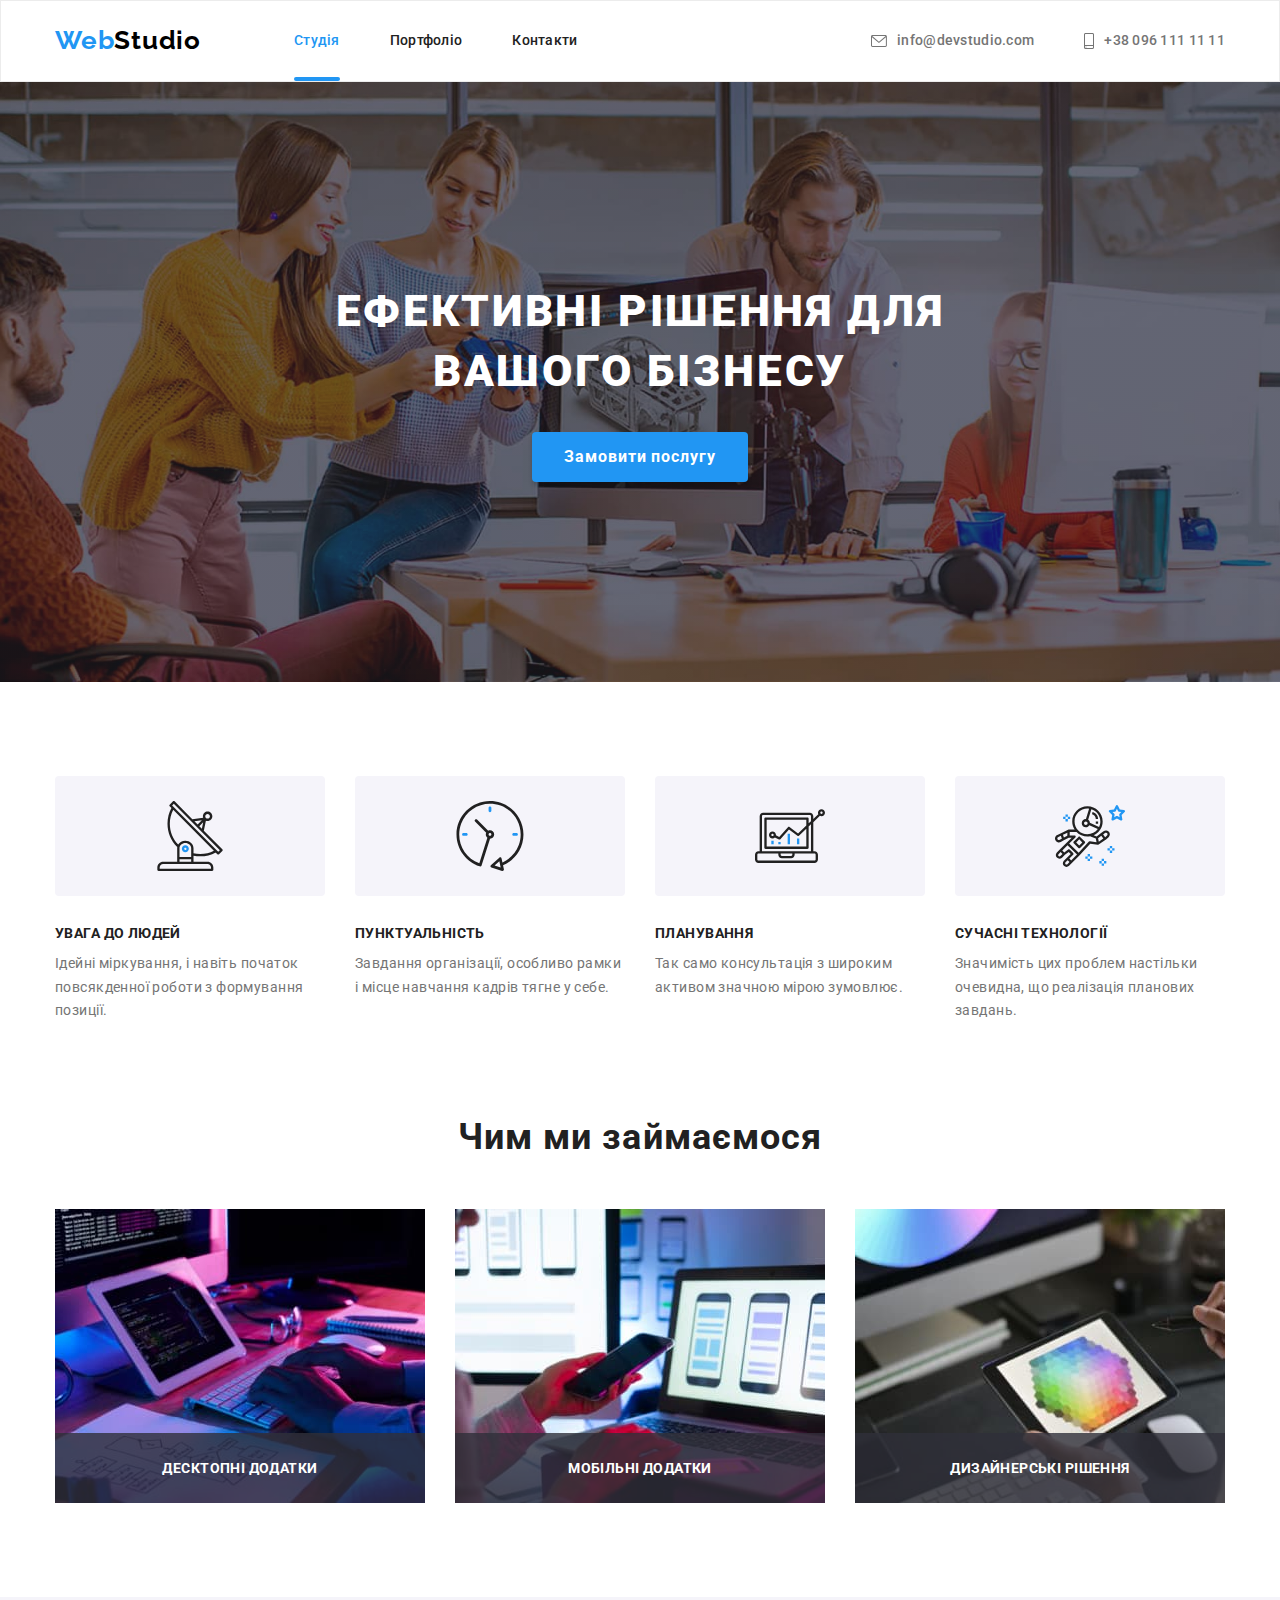
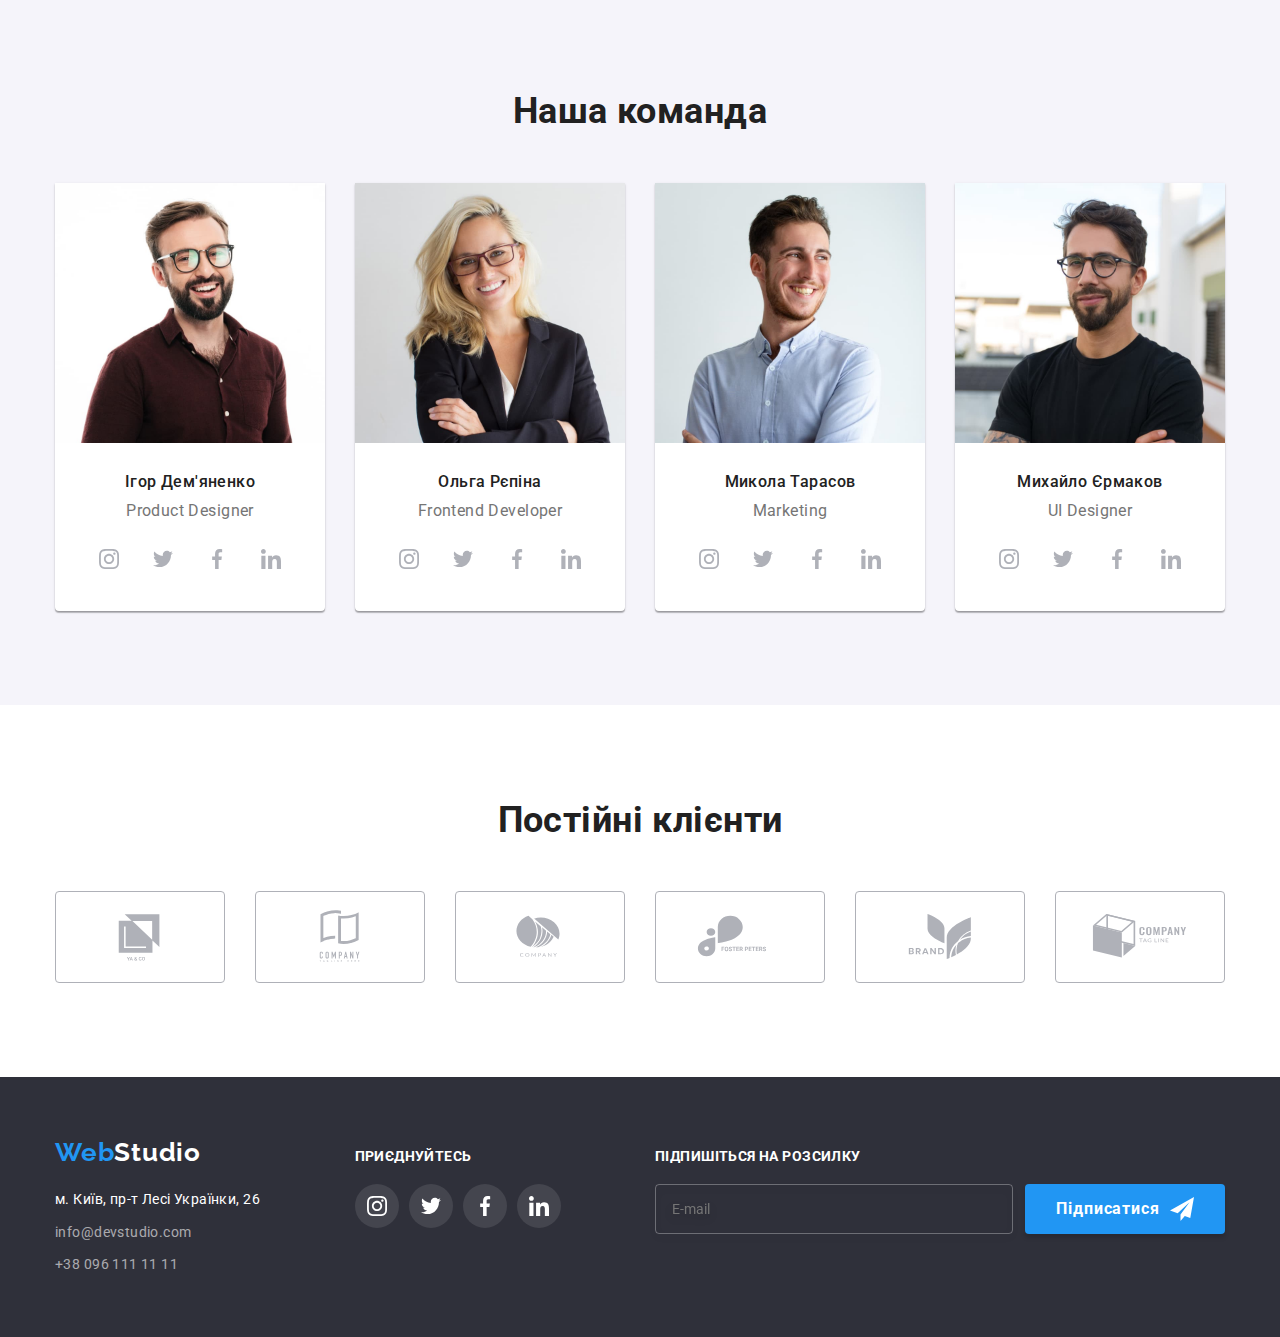
<file: index.html>
<!DOCTYPE html>
<html lang="uk">
  <head>
    <meta charset="UTF-8" />
    <meta http-equiv="X-UA-Compatible" content="IE=edge" />
    <meta name="viewport" content="width=device-width, initial-scale=1.0" />
    <title>WebStudio</title>
    <link rel="preconnect" href="https://fonts.googleapis.com" />
    <link rel="preconnect" href="https://fonts.gstatic.com" crossorigin />
    <link
      href="https://fonts.googleapis.com/css2?family=Raleway:wght@700&family=Roboto:wght@400;500;700;900&display=swap"
      rel="stylesheet"
    />
    <link
      rel="stylesheet"
      href="https://cdnjs.cloudflare.com/ajax/libs/modern-normalize/1.1.0/modern-normalize.css"
    />
    <link rel="stylesheet" href="./styles/styles.css" />
  </head>

  <body>
    <!-- <page header> -->
    <header class="page-header">
      <!-- <logo and link> -->
      <div class="container main-nav">
        <nav class="nav-link main-nav">
          <a class="header-logo link" href="./index.html"
            >Web<span class="header-logo-studio">Studio</span></a
          >
          <ul class="link-list list">
            <li class="link-item">
              <a class="active-link link-page link" href="./index.html"
                >Студія</a
              >
            </li>
            <li class="link-item">
              <a class="link-page link" href="./portfolio.html">Портфоліо</a>
            </li>
            <li class="link-item">
              <a class="link-page link" href="#">Контакти</a>
            </li>
          </ul>
        </nav>

        <!-- <contacts> -->
        <div class="header-contacts">
          <ul class="contacts list">
            <li class="link-item">
              <a
                href="mailto:info@devstudio.com"
                class="mail contacts-link link"
              >
                <svg class="contacts-icon" width="16" height="12">
                  <use href="./images/icons.svg#icon-envelope"></use></svg
                >info@devstudio.com</a
              >
            </li>
            <li class="link-item">
              <a href="tel:+380961111111" class="tel contacts-link link">
                <svg class="contacts-icon" width="10" height="16">
                  <use href="./images/icons.svg#icon-smartphone"></use></svg
                >+38 096 111 11 11</a
              >
            </li>
          </ul>
        </div>
      </div>
    </header>

    <!-- <main content> -->
    <main>
      <!-- <order> -->
      <section class="order section">
        <div class="container">
          <h1 class="order-text">
            Ефективні рішення для<br />
            вашого бізнесу
          </h1>
          <button class="order-button" type="button" data-modal-open>
            Замовити послугу
          </button>
        </div>
      </section>

      <div class="backdrop is-hidden" data-modal>
        <div class="modal">
          <div class="close-sing" data-modal-close>
            <svg class="close-icon" width="18" height="18">
              <use href="./images/icons.svg#icon-close"></use>
            </svg>
          </div>
          <p class="form-title">Залиште свої дані, ми вам передзвонимо</p>
          <form name="form-order" class="modal-form">
            <div class="input-line">
              <label for="user-name" class="modal-label">Ім’я</label>
              <div class="input-wrapper">
                <input
                  name="user-name"
                  id="user-name"
                  type="text"
                  class="modal-input"
                  required
                />
                <svg class="input-icon" width="18" height="18">
                  <use href="./images/icons.svg#icon-person"></use>
                </svg>
              </div>
            </div>
            <div class="input-line">
              <label for="user-tel" class="modal-label">Телефон</label>
              <div class="input-wrapper">
                <input
                  name="user-tel"
                  id="user-tel"
                  type="tel"
                  class="modal-input"
                  required
                />
                <svg class="input-icon" width="18" height="18">
                  <use href="./images/icons.svg#icon-phone"></use>
                </svg>
              </div>
            </div>
            <div class="input-line">
              <label for="user-mail" class="modal-label">Пошта</label>
              <div class="input-wrapper">
                <input
                  name="user-mail"
                  id="user-mail"
                  type="email"
                  class="modal-input"
                  required
                />
                <svg class="input-icon" width="18" height="18">
                  <use href="./images/icons.svg#icon-email"></use>
                </svg>
              </div>
            </div>
            <div class="input-line">
              <label for="user-text" class="modal-label">Коментар</label>
              <div class="input-wrapper">
                <textarea
                  name="user-text"
                  id="user-text"
                  cols="30"
                  rows="10"
                  placeholder="Введіть текст"
                  class="modal-textarea"
                ></textarea>
              </div>
            </div>

            <div class="input-line check-line">
              <input
                id="checkbox-agree"
                value="agree"
                name="checkbox-agree"
                type="checkbox"
                class="visually-hidden"
              />
              <label for="checkbox-agree" class="checkbox-agree">
                <span class="icon-wrapper">
                  <svg class="icon-agree" width="11" height="8">
                    <use href="./images/icons.svg#icon-check"></use>
                  </svg>
                </span>
                Погоджуюся з розсилкою та приймаю
                <a href="#" class="check-link">Умови договору</a>
              </label>
            </div>
            <div class="btn-send">
              <button class="button" type="submit">Відправити</button>
            </div>
          </form>
        </div>
      </div>

      <!-- <description> -->
      <section class="skills section">
        <div class="container">
          <h2 class="visually-hidden">Навички та вміння</h2>
          <ul class="skills-list list">
            <li class="item">
              <div class="social-link">
                <svg width="70" height="70">
                  <use href="./images/icons.svg#icon-antenna"></use>
                </svg>
              </div>
              <h3 class="skills-name">Увага до людей</h3>
              <p class="skills-text">
                Ідейні міркування, і навіть початок повсякденної роботи з
                формування позиції.
              </p>
            </li>
            <li class="item">
              <div class="social-link">
                <svg width="70" height="70">
                  <use href="./images/icons.svg#icon-clock-1"></use>
                </svg>
              </div>
              <h3 class="skills-name">Пунктуальність</h3>
              <p class="skills-text">
                Завдання організації, особливо рамки і місце навчання кадрів
                тягне у себе.
              </p>
            </li>
            <li class="item">
              <div class="social-link">
                <svg width="70" height="70">
                  <use href="./images/icons.svg#icon-diagram"></use>
                </svg>
              </div>
              <h3 class="skills-name">Планування</h3>
              <p class="skills-text">
                Так само консультація з широким активом значною мірою зумовлює.
              </p>
            </li>
            <li class="item">
              <div class="social-link">
                <svg width="70" height="70">
                  <use href="./images/icons.svg#icon-astronaut"></use>
                </svg>
              </div>
              <h3 class="skills-name">Сучасні технології</h3>
              <p class="skills-text">
                Значимість цих проблем настільки очевидна, що реалізація
                планових завдань.
              </p>
            </li>
          </ul>
        </div>
      </section>

      <!-- <what do we do> -->
      <section class="work">
        <div class="container">
          <h2 class="work-title">Чим ми займаємося</h2>
          <ul class="work-type list">
            <li class="work-img">
              <img
                src="./images/img1.jpg"
                alt="типи робіт"
                width="370"
                height="294"
              />
              <p class="work-description">Десктопні додатки</p>
            </li>
            <li class="work-img">
              <img
                src="./images/img2.jpg"
                alt="типи робіт"
                width="370"
                height="294"
              />
              <p class="work-description">Мобільні додатки</p>
            </li>
            <li class="work-img">
              <img
                src="./images/img3.jpg"
                alt="типи робіт"
                width="370"
                height="294"
              />
              <p class="work-description">Дизайнерські рішення</p>
            </li>
          </ul>
        </div>
      </section>

      <!-- <team members> -->
      <section class="teams section">
        <div class="container">
          <h2 class="teams-name">Наша команда</h2>
          <ul class="teams-list list">
            <li class="teams-members">
              <img
                src="./images/productdesigner.jpg"
                alt="Product Designer"
                width="270"
                height="260"
              />
              <div class="teams-content">
                <h3 class="name-members">Ігор Дем'яненко</h3>
                <p class="position-members">Product Designer</p>
                <ul class="social-icons list">
                  <li class="social-item">
                    <a href="" class="social-link link">
                      <svg class="social-icon" width="20" height="20">
                        <use href="./images/icons.svg#icon-instagram"></use>
                      </svg>
                    </a>
                  </li>
                  <li class="social-item">
                    <a href="" class="social-link link">
                      <svg class="social-icon" width="20" height="20">
                        <use href="./images/icons.svg#icon-twitter"></use>
                      </svg>
                    </a>
                  </li>
                  <li class="social-item">
                    <a href="" class="social-link link">
                      <svg class="social-icon" width="20" height="20">
                        <use href="./images/icons.svg#icon-facebook"></use>
                      </svg>
                    </a>
                  </li>
                  <li class="social-item">
                    <a href="" class="social-link link">
                      <svg class="social-icon" width="20" height="20">
                        <use href="./images/icons.svg#icon-linkedin"></use>
                      </svg>
                    </a>
                  </li>
                </ul>
              </div>
            </li>

            <li class="teams-members">
              <img
                src="./images/frontenddeveloper.jpg"
                alt="Frontend Developer"
                width="270"
                height="260"
              />
              <div class="teams-content">
                <h3 class="name-members">Ольга Рєпіна</h3>
                <p class="position-members">Frontend Developer</p>
                <ul class="social-icons list">
                  <li class="social-item">
                    <a href="" class="social-link link">
                      <svg class="social-icon" width="20" height="20">
                        <use href="./images/icons.svg#icon-instagram"></use>
                      </svg>
                    </a>
                  </li>
                  <li class="social-item">
                    <a href="" class="social-link link">
                      <svg class="social-icon" width="20" height="20">
                        <use href="./images/icons.svg#icon-twitter"></use>
                      </svg>
                    </a>
                  </li>
                  <li class="social-item">
                    <a href="" class="social-link link">
                      <svg class="social-icon" width="20" height="20">
                        <use href="./images/icons.svg#icon-facebook"></use>
                      </svg>
                    </a>
                  </li>
                  <li class="social-item">
                    <a href="" class="social-link link">
                      <svg class="social-icon" width="20" height="20">
                        <use href="./images/icons.svg#icon-linkedin"></use>
                      </svg>
                    </a>
                  </li>
                </ul>
              </div>
            </li>

            <li class="teams-members">
              <img
                src="./images/marketing.jpg"
                alt="Marketing"
                width="270"
                height="260"
              />
              <div class="teams-content">
                <h3 class="name-members">Микола Тарасов</h3>
                <p class="position-members">Marketing</p>
                <ul class="social-icons list">
                  <li class="social-item">
                    <a href="" class="social-link link">
                      <svg class="social-icon" width="20" height="20">
                        <use href="./images/icons.svg#icon-instagram"></use>
                      </svg>
                    </a>
                  </li>
                  <li class="social-item">
                    <a href="" class="social-link link">
                      <svg class="social-icon" width="20" height="20">
                        <use href="./images/icons.svg#icon-twitter"></use>
                      </svg>
                    </a>
                  </li>
                  <li class="social-item">
                    <a href="" class="social-link link">
                      <svg class="social-icon" width="20" height="20">
                        <use href="./images/icons.svg#icon-facebook"></use>
                      </svg>
                    </a>
                  </li>
                  <li class="social-item">
                    <a href="" class="social-link link">
                      <svg class="social-icon" width="20" height="20">
                        <use href="./images/icons.svg#icon-linkedin"></use>
                      </svg>
                    </a>
                  </li>
                </ul>
              </div>
            </li>

            <li class="teams-members">
              <img
                src="./images/designer.jpg"
                alt="UI Designer"
                width="270"
                height="260"
              />
              <div class="teams-content">
                <h3 class="name-members">Михайло Єрмаков</h3>
                <p class="position-members">UI Designer</p>
                <ul class="social-icons list">
                  <li class="social-item">
                    <a href="" class="social-link link">
                      <svg class="social-icon" width="20" height="20">
                        <use href="./images/icons.svg#icon-instagram"></use>
                      </svg>
                    </a>
                  </li>
                  <li class="social-item">
                    <a href="" class="social-link link">
                      <svg class="social-icon" width="20" height="20">
                        <use href="./images/icons.svg#icon-twitter"></use>
                      </svg>
                    </a>
                  </li>
                  <li class="social-item">
                    <a href="" class="social-link link">
                      <svg class="social-icon" width="20" height="20">
                        <use href="./images/icons.svg#icon-facebook"></use>
                      </svg>
                    </a>
                  </li>
                  <li class="social-item">
                    <a href="" class="social-link link">
                      <svg class="social-icon" width="20" height="20">
                        <use href="./images/icons.svg#icon-linkedin"></use>
                      </svg>
                    </a>
                  </li>
                </ul>
              </div>
            </li>
          </ul>
        </div>
      </section>

      <section class="clients section">
        <div class="container">
          <h2 class="clients-title">Постійні клієнти</h2>
          <ul class="clients-icons list">
            <li class="clients-item">
              <a href="" class="clients-link link">
                <svg class="clients-icon" width="106" height="60">
                  <use href="./images/icons.svg#icon-companyone"></use>
                </svg>
              </a>
            </li>
            <li class="clients-item">
              <a href="" class="clients-link link">
                <svg class="clients-icon" width="106" height="60">
                  <use href="./images/icons.svg#icon-companytwo"></use>
                </svg>
              </a>
            </li>
            <li class="clients-item">
              <a href="" class="clients-link link">
                <svg class="clients-icon" width="106" height="60">
                  <use href="./images/icons.svg#icon-companythree"></use>
                </svg>
              </a>
            </li>
            <li class="clients-item">
              <a href="" class="clients-link link">
                <svg class="clients-icon" width="106" height="60">
                  <use href="./images/icons.svg#icon-companyfour"></use>
                </svg>
              </a>
            </li>
            <li class="clients-item">
              <a href="" class="clients-link link">
                <svg class="clients-icon" width="106" height="60">
                  <use href="./images/icons.svg#icon-companyfive"></use>
                </svg>
              </a>
            </li>
            <li class="clients-item">
              <a href="" class="clients-link link">
                <svg class="clients-icon" width="106" height="60">
                  <use href="./images/icons.svg#icon-companysix"></use>
                </svg>
              </a>
            </li>
          </ul>
        </div>
      </section>
    </main>

    <!-- <page footer> -->
    <footer class="footer">
      <div class="container address-join">
        <div>
          <a class="footer-logo link" href="index.html"
            >Web<span class="footer-logo-studio">Studio</span></a
          >
          <address>
            <ul class="adress list">
              <li class="item">
                <a href="#" class="adress-name link"
                  >м. Київ, пр-т Лесі Українки, 26</a
                >
              </li>
              <li class="item">
                <a href="info@devstudio.com" class="footer-mail link"
                  >info@devstudio.com</a
                >
              </li>
              <li class="item">
                <a href="+380961111111" class="footer-tel link"
                  >+38 096 111 11 11</a
                >
              </li>
            </ul>
          </address>
        </div>
        <div class="join">
          <p class="join-title">Приєднуйтесь</p>
          <ul class="join-icons list">
            <li class="social-item">
              <a href="" class="social-link link">
                <svg class="social-icon" width="20" height="20">
                  <use href="./images/icons.svg#icon-instagram"></use>
                </svg>
              </a>
            </li>
            <li class="social-item">
              <a href="" class="social-link link">
                <svg class="social-icon" width="20" height="20">
                  <use href="./images/icons.svg#icon-twitter"></use>
                </svg>
              </a>
            </li>
            <li class="social-item">
              <a href="" class="social-link link">
                <svg class="social-icon" width="20" height="20">
                  <use href="./images/icons.svg#icon-facebook"></use>
                </svg>
              </a>
            </li>
            <li class="social-item">
              <a href="" class="social-link link">
                <svg class="social-icon" width="20" height="20">
                  <use href="./images/icons.svg#icon-linkedin"></use>
                </svg>
              </a>
            </li>
          </ul>
        </div>

        <div>
          <p class="subscribe">Підпишіться на розсилку</p>
          <form action="#" name="form-footer" class="form-footer">
            <input 
            name="user-mail"
            aria-label="Email"
            type="email"
            class="footer-input"
            required
            placeholder="E-mail"                       
            >
            <button class="button" type="submit">
              Підписатися
              <svg class="icon-send" width="24" height="24">
                <use href="./images/icons.svg#icon-send"></use>
              </svg>
            </button>
          </form>
        </div>
      </div>
    </footer>

    <script src="./js/modal.js"></script>
  </body>
</html>
</file>
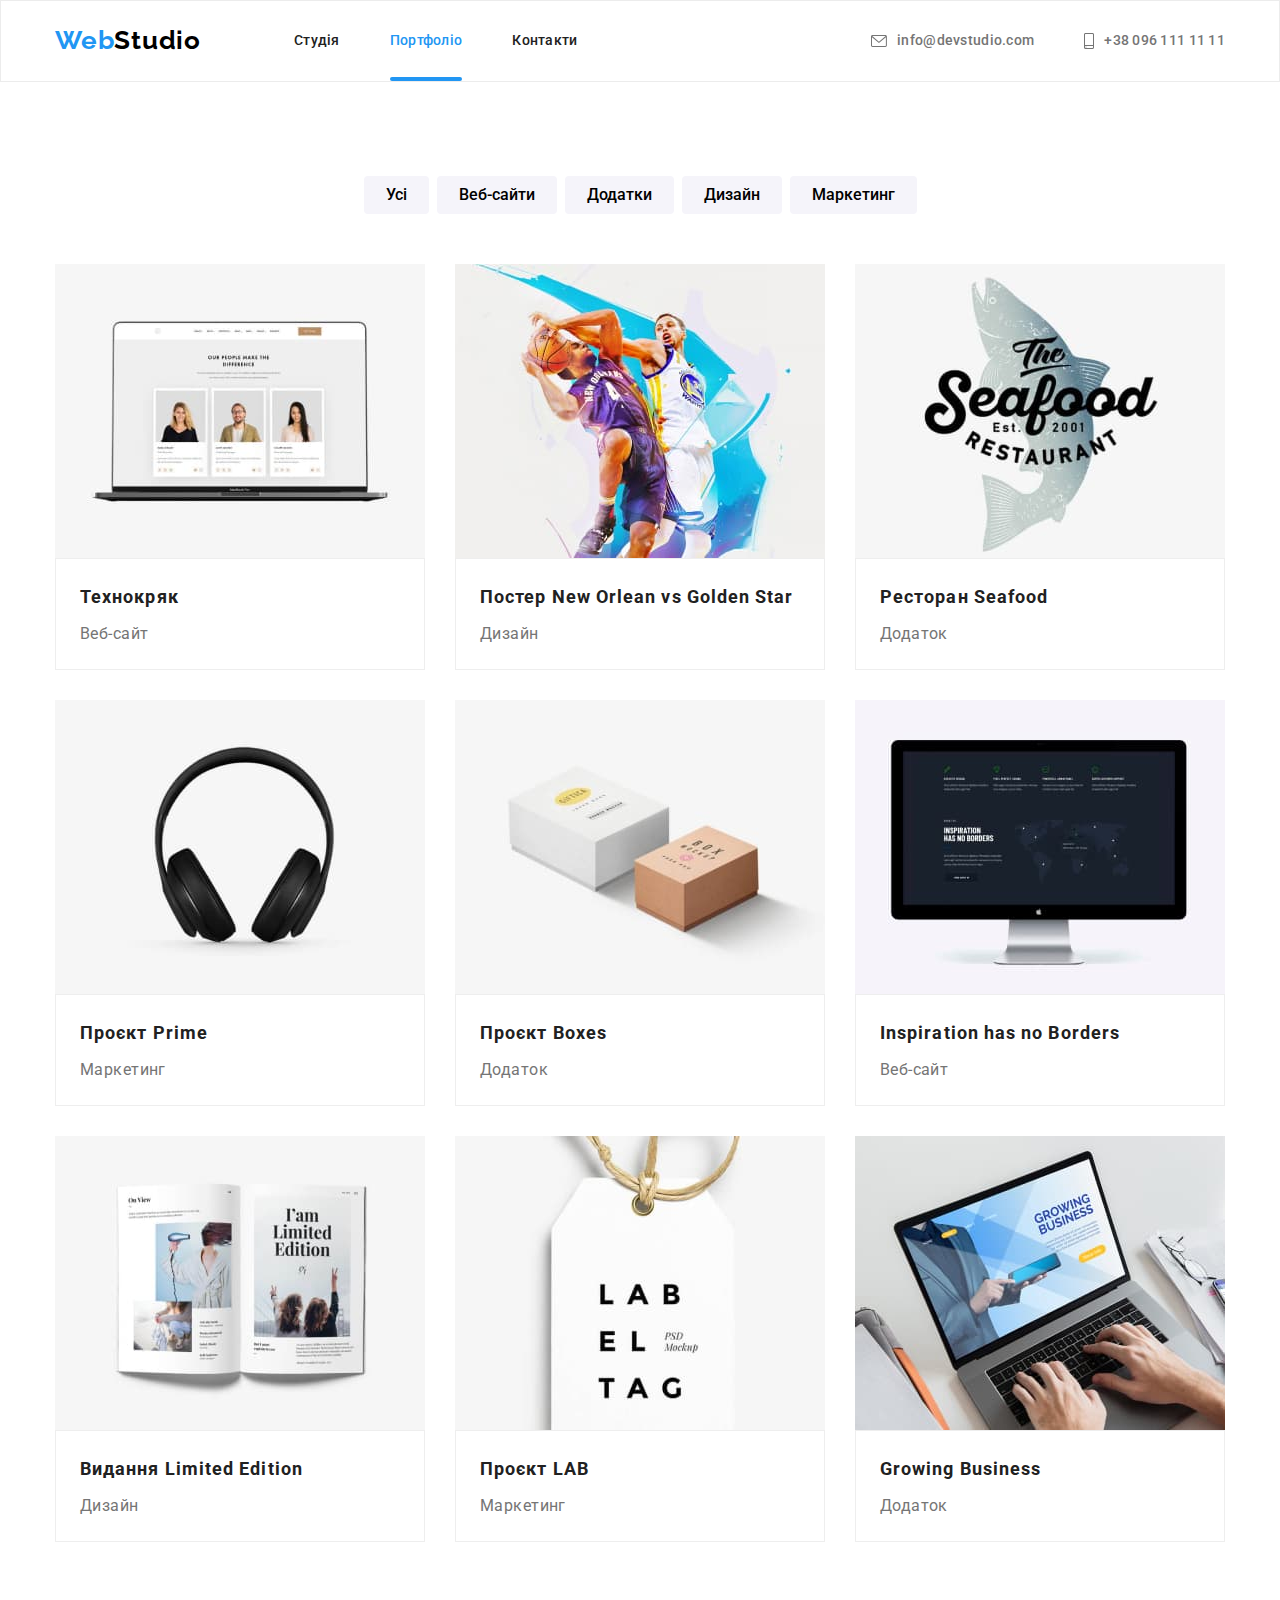
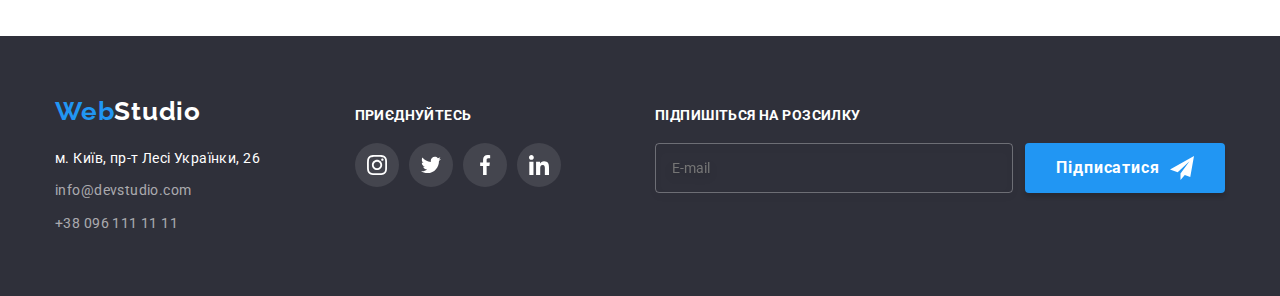
<file: portfolio.html>
<!DOCTYPE html>
<html lang="uk">
  <head>
    <meta charset="UTF-8" />
    <meta http-equiv="X-UA-Compatible" content="IE=edge" />
    <meta name="viewport" content="width=device-width, initial-scale=1.0" />
    <title>Portfolio</title>
    <link rel="preconnect" href="https://fonts.googleapis.com" />
    <link rel="preconnect" href="https://fonts.gstatic.com" crossorigin />
    <link
      href="https://fonts.googleapis.com/css2?family=Raleway:wght@700&family=Roboto:wght@400;500;700;900&display=swap"
      rel="stylesheet"
    />
    <link
      rel="stylesheet"
      href="https://cdnjs.cloudflare.com/ajax/libs/modern-normalize/1.1.0/modern-normalize.css"
    />
    <link rel="stylesheet" href="./styles/styles.css" />
  </head>

  <body>
    <!-- <page header> -->
    <header class="page-header">
      <!-- <logo and link> -->
      <div class="container main-nav">
        <nav class="nav-link main-nav">
          <a class="header-logo link" href="./index.html"
            >Web<span class="header-logo-studio">Studio</span></a
          >
          <ul class="link-list list">
            <li class="link-item">
              <a class="link-page link" href="./index.html">Студія</a>
            </li>
            <li class="link-item">
              <a class="active-link link-page link" href="./portfolio.html"
                >Портфоліо</a
              >
            </li>
            <li class="link-item">
              <a class="link-page link" href="#">Контакти</a>
            </li>
          </ul>
        </nav>

        <!-- <contacts> -->
        <div class="header-contacts">
          <ul class="contacts list">
            <li class="link-item">
              <a
                href="mailto:info@devstudio.com"
                class="mail contacts-link link"
              >
                <svg class="contacts-icon" width="16" height="12">
                  <use href="./images/icons.svg#icon-envelope"></use></svg
                >info@devstudio.com</a
              >
            </li>
            <li class="link-item">
              <a href="tel:+380961111111" class="tel contacts-link link">
                <svg class="contacts-icon" width="10" height="16">
                  <use href="./images/icons.svg#icon-smartphone"></use></svg
                >+38 096 111 11 11</a
              >
            </li>
          </ul>
        </div>
      </div>
    </header>

    <!-- <main content> -->
    <main>
      <section class="portfolio section">
        <div class="container">
          <h1 class="visually-hidden">Портфоліо</h1>
          <ul class="applications list">
            <li class="btn">
              <button class="applications-button" type="button">Усі</button>
            </li>
            <li class="btn">
              <button class="applications-button" type="button">
                Веб-сайти
              </button>
            </li>
            <li class="btn">
              <button class="applications-button" type="button">Додатки</button>
            </li>
            <li class="btn">
              <button class="applications-button" type="button">Дизайн</button>
            </li>
            <li class="btn">
              <button class="applications-button" type="button">
                Маркетинг
              </button>
            </li>
          </ul>

          <ul class="about list">
            <li class="item">
              <a class="item-link link" href="#">
                <div class="img-wrapper">
                <img
                  src="./images/img4.jpg"
                  alt="Технокряк"
                  width="370"
                  height="294"
                />
                <div class="item-description">
                    Ресурс пропонує комплексні пропозиції з різним рівнем функціоналу та сервісів. Все це дозволить відвідувачу отримати вичерпні відомості про компанію чи приватну особу.
                </div>
            </div>
                <div class="item-content">
                  <h2 class="about-description">Технокряк</h2>
                  <p class="subdivision">Веб-сайт</p>
                </div>
              </a>
            </li>
            <li class="item">
              <a class="item-link link" href="#">
                <div class="img-wrapper">
                <img
                  src="./images/img5.jpg"
                  alt="Постер New Orlean vs Golden Star"
                  width="370"
                  height="294"
                />
                <div class="item-description">
                    Ресурс пропонує комплексні пропозиції з різним рівнем функціоналу та сервісів. Все це дозволить відвідувачу отримати вичерпні відомості про компанію чи приватну особу.
                </div>
            </div>            
                <div class="item-content">
                  <h2 class="about-description">
                    Постер New Orlean vs Golden Star
                  </h2>
                  <p class="subdivision">Дизайн</p>
                </div>
              </a>
            </li>
            <li class="item">
              <a class="item-link link" href="#">
                <div class="img-wrapper">
                <img
                  src="./images/img6.jpg"
                  alt="Ресторан Seafood"
                  width="370"
                  height="294"
                />
                <div class="item-description">
                    Ресурс пропонує комплексні пропозиції з різним рівнем функціоналу та сервісів. Все це дозволить відвідувачу отримати вичерпні відомості про компанію чи приватну особу.
                </div>
            </div>
                <div class="item-content">
                  <h2 class="about-description">Ресторан Seafood</h2>
                  <p class="subdivision">Додаток</p>
                </div>
              </a>
            </li>
            <li class="item">
              <a class="item-link link" href="#">
                <div class="img-wrapper">
                <img
                  src="./images/img7.jpg"
                  alt="Проєкт Prime"
                  width="370"
                  height="294"
                />
                <div class="item-description">
                    Ресурс пропонує комплексні пропозиції з різним рівнем функціоналу та сервісів. Все це дозволить відвідувачу отримати вичерпні відомості про компанію чи приватну особу.
                </div>
            </div>
                <div class="item-content">
                  <h2 class="about-description">Проєкт Prime</h2>
                  <p class="subdivision">Маркетинг</p>
                </div>
              </a>
            </li>
            <li class="item">
              <a class="item-link link" href="#">
                <div class="img-wrapper">
                <img
                  src="./images/img8.jpg"
                  alt="Проєкт Boxes"
                  width="370"
                  height="294"
                />
                <div class="item-description">
                    Ресурс пропонує комплексні пропозиції з різним рівнем функціоналу та сервісів. Все це дозволить відвідувачу отримати вичерпні відомості про компанію чи приватну особу.
                </div>
            </div>
                <div class="item-content">
                  <h2 class="about-description">Проєкт Boxes</h2>
                  <p class="subdivision">Додаток</p>
                </div>
              </a>
            </li>
            <li class="item">
              <a class="item-link link" href="#">
                <div class="img-wrapper">
                <img
                  src="./images/img9.jpg"
                  alt="Inspiration has no Borders"
                  width="370"
                  height="294"
                />
                <div class="item-description">
                    Ресурс пропонує комплексні пропозиції з різним рівнем функціоналу та сервісів. Все це дозволить відвідувачу отримати вичерпні відомості про компанію чи приватну особу.
                </div>
            </div>
                <div class="item-content">
                  <h2 class="about-description">Inspiration has no Borders</h2>
                  <p class="subdivision">Веб-сайт</p>
                </div>
              </a>
            </li>
            <li class="item">
              <a class="item-link link" href="#">
                <div class="img-wrapper">
                <img
                  src="./images/img10.jpg"
                  alt="Видання Limited Edition"
                  width="370"
                  height="294"
                />
                <div class="item-description">
                    Ресурс пропонує комплексні пропозиції з різним рівнем функціоналу та сервісів. Все це дозволить відвідувачу отримати вичерпні відомості про компанію чи приватну особу.
                </div>
            </div>
                <div class="item-content">
                  <h2 class="about-description">Видання Limited Edition</h2>
                  <p class="subdivision">Дизайн</p>
                </div>
              </a>
            </li>
            <li class="item">
              <a class="item-link link" href="#">
                <div class="img-wrapper">
                <img
                  src="./images/img11.jpg"
                  alt="Проєкт LAB"
                  width="370"
                  height="294"
                />
                <div class="item-description">
                    Ресурс пропонує комплексні пропозиції з різним рівнем функціоналу та сервісів. Все це дозволить відвідувачу отримати вичерпні відомості про компанію чи приватну особу.
                </div>
            </div>
                <div class="item-content">
                  <h2 class="about-description">Проєкт LAB</h2>
                  <p class="subdivision">Маркетинг</p>
                </div>
              </a>
            </li>
            <li class="item">
              <a class="item-link link" href="#">
                <div class="img-wrapper">
                <img
                  src="./images/img12.jpg"
                  alt="Growing Business"
                  width="370"
                  height="294"
                />
                <div class="item-description">
                    Ресурс пропонує комплексні пропозиції з різним рівнем функціоналу та сервісів. Все це дозволить відвідувачу отримати вичерпні відомості про компанію чи приватну особу.
                </div>
            </div>
                <div class="item-content">
                  <h2 class="about-description">Growing Business</h2>
                  <p class="subdivision">Додаток</p>
                </div>
              </a>
            </li>
          </ul>
        </div>
      </section>
    </main>

    <!-- <page footer> -->
    <footer class="footer">
      <div class="container address-join">
        <div>
          <a class="footer-logo link" href="index.html"
            >Web<span class="footer-logo-studio">Studio</span></a
          >
          <address>
            <ul class="adress list">
              <li class="item">
                <a href="#" class="adress-name link"
                  >м. Київ, пр-т Лесі Українки, 26</a
                >
              </li>
              <li class="item">
                <a href="info@devstudio.com" class="footer-mail link"
                  >info@devstudio.com</a
                >
              </li>
              <li class="item">
                <a href="+380961111111" class="footer-tel link"
                  >+38 096 111 11 11</a
                >
              </li>
            </ul>
          </address>
        </div>
        <div class="join">
          <p class="join-title">Приєднуйтесь</p>
          <ul class="join-icons list">
            <li class="social-item">
              <a href="" class="social-link link">
                <svg class="social-icon" width="20" height="20">
                  <use href="./images/icons.svg#icon-instagram"></use>
                </svg>
              </a>
            </li>
            <li class="social-item">
              <a href="" class="social-link link">
                <svg class="social-icon" width="20" height="20">
                  <use href="./images/icons.svg#icon-twitter"></use>
                </svg>
              </a>
            </li>
            <li class="social-item">
              <a href="" class="social-link link">
                <svg class="social-icon" width="20" height="20">
                  <use href="./images/icons.svg#icon-facebook"></use>
                </svg>
              </a>
            </li>
            <li class="social-item">
              <a href="" class="social-link link">
                <svg class="social-icon" width="20" height="20">
                  <use href="./images/icons.svg#icon-linkedin"></use>
                </svg>
              </a>
            </li>
          </ul>
        </div>

        <div>
          <p class="subscribe">Підпишіться на розсилку</p>
          <form action="#" name="form-footer" class="form-footer">
            <input 
            name="user-mail"
            aria-label="Email"
            type="email"
            class="footer-input"
            required
            placeholder="E-mail"                        
            >
            <button class="button" type="submit">
              Підписатися
              <svg class="icon-send" width="24" height="24">
                <use href="./images/icons.svg#icon-send"></use>
              </svg>
            </button>
          </form>
        </div>

      </div>      
    </footer>
  </body>
</html>
</file>
<file: styles/styles.css>
html {
  box-sizing: border-box;
}

*,
*::before,
*::after {
  box-sizing: border-box;
}

:root {
  --primary-text-color: #212121;
  --title-text-color: #ffffff;
  --secondarytext-color: #757575;
  --accent-text-color: #2196f3;
  --adress-text-color: rgba(255, 255, 255, 0.6);
  --logo-text-color: #000000;
  --primary-bg-color: #ffffff;
  --accent-bg-color: #2f303a;
  --btn-bg-color: #F5F4FA;
  --btn-hover-bg-color: #2196f3;
  --btn-order-bg-color: #2196f3;
  --btn-order-hover-bg-color: #188CE8;
  --teams-bg-color: #f5f4fa;
  --box-shadow-teams: 0px 1px 3px rgba(0, 0, 0, 0.12), 0px 1px 1px rgba(0, 0, 0, 0.14), 0px 2px 1px rgba(0, 0, 0, 0.2);
  --box-shadow-applications: 0px 3px 1px rgba(0, 0, 0, 0.1), 0px 1px 2px rgba(0, 0, 0, 0.08),
  0px 2px 2px rgba(0, 0, 0, 0.12);
  --transition-duration: 250ms;
  --transition-timing-function: cubic-bezier(0.4, 0, 0.2, 1);
}

body {
  font-family: "Roboto", sans-serif;
  font-size: 14px;
  letter-spacing: 0.03em;
  color: var(--primary-text-color);
  background-color: var(--primary-bg-color);
}

h1, h2, h3, p {
    margin: 0;
}

.section {
padding-top: 94px;
padding-bottom: 94px;
}

/* <page-header> */

.link {
  text-decoration: none;
}

.list {
  padding: 0;
  margin: 0;
  list-style: none;
}

.visually-hidden {
  position: absolute;
  white-space: nowrap;
  width: 1px;
  height: 1px;
  overflow: hidden;
  border: 0;
  padding: 0;
  clip: rect(0 0 0 0);
  clip-path: inset(50%);
  margin: -1px;
}

.container {
    width: 1200px;
    margin-left: auto;
    margin-right: auto;
    padding-left: 15px;
    padding-right: 15px;
}

img {
    display: block;
    max-width: 100%;
    height: auto;
}

/* <logo and link> */


/* main-nav */

.page-header {
  max-width: 1600px;
  margin: auto;
    border: 1px solid #ECECEC;
}

.main-nav {
    display: flex;
    align-items: center;
}

.header-logo {
  display: block;
  padding-top: 24px;
  padding-bottom: 25px;
  

  font-family: "Raleway", sans-serif;
  font-weight: 700;
  font-size: 26px;
  line-height: 1.19;
  letter-spacing: 0.03em;

  color: var(--accent-text-color);
}
.header-logo-studio {
  color: var(--logo-text-color);
}

/* <header-link> */

.link-list {
    display: flex;
    margin-left: 93px;
  font-weight: 500;
  line-height: 1.14;
  letter-spacing: 0.02em;
}

.link-list .link {
    display: block;
    padding-top: 32px;
    padding-bottom: 32px;
}

.link-list .link-item:not(:last-child) {
    margin-right: 50px;
}

a.link-page.active-link {
  color: var(--accent-text-color);
}

a.active-link {
  position: relative;
}

a.link-page.active-link::after {
  position: absolute;
  content: '';
  width: 100%;
  height: 4px;
  left: 0;
  bottom: 0;
  background-color: #2196F3;
  border-radius: 2px;
}

.link-list .link-page {
  color: var(--primary-text-color);
}

.link-list .link-page:hover,
.link-list .link-page:focus {
  color: var(--accent-text-color);
  transition-property: color;
  transition-duration: var(--transition-duration);
  transition-timing-function: var(--transition-timing-function);
}


/* <contacts> */

.header-contacts {
    margin-left: auto;
}

.contacts {
    display: flex;
    margin-left: auto;
    align-items: center;
  
  font-weight: 500;
  line-height: 1.14;
  letter-spacing: 0.02em;
}

.contacts .link {
    display: block;
    padding-top: 32px;
    padding-bottom: 32px;

}

.contacts .link-item:not(:last-child) {
    margin-right: 50px;
}

.contacts .mail {
  color: var(--secondarytext-color);
}
.contacts .mail:hover,
.contacts .mail:focus {
  color: var(--accent-text-color);
  transition-property: color;
  transition-duration: var(--transition-duration);
  transition-timing-function: var(--transition-timing-function);
}

.contacts .tel {
  color: var(--secondarytext-color);
}
.contacts .tel:hover,
.contacts .tel:focus {
  color: var(--accent-text-color);
  transition-property: color;
  transition-duration: var(--transition-duration);
  transition-timing-function: var(--transition-timing-function);
}

.link-item .contacts-link {
  width: 100%;
  height: 100%;
  display: flex;
  align-items: center;
  justify-content: center;
}

.link-item .contacts-icon {
  margin-right: 10px;
  fill: currentColor;
}

/* <order> */

.order {
  padding-top: 200px;
  padding-bottom: 200px;
  margin: auto;
    text-align: center;
  background-color: var(--accent-bg-color);
  background-image: linear-gradient(
    rgba(47, 48, 58, 0.4),
    rgba(47, 48, 58, 0.4)
  ), url(../images/order-bg.jpg);
  max-width: 1600px;
  background-position: center;
  background-size: cover;
  background-repeat: no-repeat;
}
.order-text {
    margin-bottom: 30px;

  font-weight: 900;
  font-size: 44px;
  line-height: 1.36;
  letter-spacing: 0.06em;
  color: var(--title-text-color);
  text-transform: uppercase;
    
}

.order-button {
    /* padding: 10px 32px; */
    /* display: inline-block; */
    display: inline-flex;
  align-items: center;
  justify-content: center;

  min-width: 216px;
  height: 50px;

  font-family: inherit;
  font-weight: 700;
  font-size: 16px;
  line-height: 1.87;
  letter-spacing: 0.06em;
  
  
  box-shadow: 0px 4px 4px rgba(0, 0, 0, 0.15);
  border-radius: 4px;
  border: none;
  background-color: var(--btn-order-bg-color);
  color: var(--title-text-color);  
}

.order-button:hover,
.order-button:focus {
    background-color: var(--btn-order-hover-bg-color);
    transition-property: box-shadow, background-color;
  transition-duration: var(--transition-duration);
  transition-timing-function: var(--transition-timing-function);
    
}

button {
  cursor: pointer;
}

/* Modal */

.backdrop {
  
  position: fixed;
  top: 0;
  left: 0;
  width: 100%;
  height: 100%;
  background-color: rgba(0, 0, 0, 0.2);
  opacity: 1;
  visibility: visible;
  transition-property: opacity, visibility;
  transition-duration: var(--transition-duration);
  transition-timing-function: var(--transition-timing-function);
  z-index: 1;
}

.backdrop.is-hidden {
  visibility: hidden;
  opacity: 0;
  pointer-events: none;
}

.modal {
  position: absolute;
  padding-top: 40px;
  padding-left: 40px;
  padding-bottom: 40px;
  padding-right: 40px;
  top: 50%;
  left: 50%;
transform: translate(-50%, -50%);
transition-property: transform;
  transition-duration: var(--transition-duration);
  transition-timing-function: var(--transition-timing-function);

  min-width: 528px;
  min-height: 581px;
  
  background-color: var(--primary-bg-color);
  box-shadow: 0px 1px 3px rgba(0, 0, 0, 0.12), 0px 1px 1px rgba(0, 0, 0, 0.14), 0px 2px 1px rgba(0, 0, 0, 0.2);
  border-radius: 4px;
}

.modal .close-sing {
  position: absolute;
  display: flex;
  justify-content: center;
  align-items: center;
  cursor: pointer;
  top: 8px;
  right: 8px;

  width: 30px;
  height: 30px;
  border: 1px solid rgba(0, 0, 0, 0.1);
  border-radius: 50%;
  background-color: var(--primary-bg-color);
}

.close-sing .close-icon { 
  fill: #000000;
}

.close-sing .close-icon:hover,
.close-sing .close-icon:focus {
  fill: var(--accent-text-color);
    transition-property: fill;
  transition-duration: var(--transition-duration);
  transition-timing-function: var(--transition-timing-function);
}


.form-title {
 
  margin-bottom: 12px;
  font-family: inherit;
  font-weight: 700;
  font-size: 20px;
  line-height: calc(23 / 20);
  text-align: center;
  letter-spacing: 0.03em;
  color: #212121;
}

/* .modal-form {
  margin-left: 40px;
  margin-right: 40px;
} */



.modal-label {
  display: inline-block;
  width: 100%;
  margin-bottom: 4px;
  font-family: inherit;
  font-weight: 400;
  font-size: 12px;
  line-height: calc(14 / 12);
  letter-spacing: 0.01em;
  color: #757575;
}

.input-wrapper {
  position: relative;
  margin-bottom: 10px;
}

.img-wrapper input {
  margin-bottom: 0;
}

.modal-input {
  width: 100%;
  height: 40px;
  
  /* margin-bottom: 10px; */
  border: 1px solid rgba(33, 33, 33, 0.2);
  border-radius: 4px;
  margin: 0;
  padding: 10px;
  padding-left: 42px;
  color: #757575;
}

.modal-input:focus {
  outline: 0;
  border-color: #2196F3;
}

.input-icon {
  position: absolute;
  left: 15px;
  top: 50%;
  transform: translateY(-50%);
  fill: #212121;
}


.modal-input:focus + .input-icon {
  fill: #2196F3;
}


.modal-textarea {
  width: 100%;
  height: 120px;
  padding: 12px 16px;
  border: 1px solid rgba(33, 33, 33, 0.2);
  border-radius: 4px;
  resize: none;  
  color: #757575;
}

.modal-textarea:focus {
  outline: 0;
  border-color: #2196F3;
}

.modal-textarea::placeholder {
  font-family: inherit;
  font-weight: 400;
  font-size: 12px;
  line-height: calc(14 / 12);
  letter-spacing: 0.01em;
  color: rgba(117, 117, 117, 0.5);
}

.check-line {
 
  margin-top: 20px;
  margin-bottom: 30px;
  display: flex;
  justify-content: center;
  
}

.checkbox-agree {
  display: flex;
  align-items: center;

  font-family: inherit;
font-weight: 400;
font-size: 14px;
line-height: calc(24 / 14);
letter-spacing: 0.03em;

color: var(--secondarytext-color);
}

.check-link {
  margin-left: 5px;
  
  text-decoration: underline;
  color: var(--accent-text-color);
}

.checkbox-agree .icon-wrapper {
width: 16px;
height: 15px;
border: 2px solid #212121;
border-radius: 2px;
margin-right: 8px;
display: flex;
align-items: center;
justify-content: center;
}

.checkbox-agree .icon-agree {
  fill: transparent;
}

.check-line input:checked + .checkbox-agree .icon-wrapper {
  background-color: #2196F3;
  border: none;
}

.check-line input:checked + .checkbox-agree .icon-agree {
  fill: #ffffff;
}

.btn-send {
  display: flex;
  justify-content: center;
}

.button {
  display: inline-flex;
align-items: center;
justify-content: center;

min-width: 200px;
height: 50px;

font-family: inherit;
font-weight: 700;
font-size: 16px;
line-height: 1.87;
letter-spacing: 0.06em;


box-shadow: 0px 4px 4px rgba(0, 0, 0, 0.15);
border-radius: 4px;
border: none;
background-color: var(--btn-order-bg-color);
color: var(--title-text-color);  
}

.button:hover,
.button:focus {
    background-color: var(--btn-order-hover-bg-color);
    transition-property: box-shadow, background-color;
  transition-duration: var(--transition-duration);
  transition-timing-function: var(--transition-timing-function);  
}




/* <skills description> */

.skills-list {
    display: flex;
    flex-wrap: wrap;
}

.skills-list .item {
    width: 270px;
    margin-right: 30px;
}

.skills-list .item:last-child {
    margin-right: 0;
}

/* .skills-list .item::before {
  display: block;
  content: "";
  
  height: 120px;
  margin-bottom: 30px;

  background-size: 70px;
  background-repeat: no-repeat;
  background-position: center;
  background-color: #F5F4FA;
  border-radius: 4px;
} */

.item .social-link {
  display: flex;
  justify-content: center;
  align-items: center;
  height: 120px;
  margin-bottom: 30px;
  background-color: #F5F4FA;
border-radius: 4px;
}

/* .skills-icons .social-link {
 
  display: flex;
  align-items: center;
  justify-content: center;
  color: var(--primary-text-color);
}

.skills-icons .social-icon {
  fill: currentColor;
} */

.skills-name {
  margin-bottom: 10px;
  font-weight: 700;
  font-size: 14px;
  line-height: 1.14;
  text-transform: uppercase;
}

.skills-text {
  line-height: 1.71;
  color: var(--secondarytext-color);
}

/* <what do we do> */

.work {
    padding-bottom: 94px
}

.work-title {
    margin-bottom: 50px;   
  font-weight: 700;
  font-size: 36px;
  line-height: 1.16;
  text-align: center;
  letter-spacing: 0.03em;
}

.work-type {
display: flex;
flex-wrap: wrap;
gap: 30px;
/* margin-right: -30px;  */
    /* calc( -1 * var) */
}

.work-type .work-img {
    flex-basis: calc((100% - 60px) / 3 );
    /* margin-right: 30px; */
}

/* .work-type .work-img:last-child {
    margin-right: 0;
} */ 
/* це треба додавати? */


.work-img {
  position: relative;
}

.work-description {
  position: absolute;
  top: 224px;
  left: 0;
  bottom: 0;
  right: 0;
  display: flex;
  justify-content: center;
  align-items: center;

  /* padding: 27px; */

  font-family: inherit;
  font-weight: 700;
  font-size: 14px;
line-height: calc(16 / 14);
text-transform: uppercase;

color: var(--title-text-color);
  background-color: rgba(47, 48, 58, 0.8);;
}

/* <team members> */

.teams {
  background-color: var(--teams-bg-color);
  /* filter: drop-shadow(0px 4px 4px rgba(0, 0, 0, 0.25)); */
}

.teams-list {
    display: flex;
    flex-wrap: wrap;
    gap: 30px;
    /* margin-right: -30px;  */
    /* calc( -1 * var) */
}

.teams-name {
  margin-bottom: 50px;

  font-weight: 700;
  font-size: 36px;
  text-align: center;
  line-height: 1.16;
}

.teams-members {
    flex-basis: calc((100% - 90px) / 4);
    /* margin-right: 30px; */
    text-align: center;
    background-color: var(--primary-bg-color);
  box-shadow: var(--box-shadow-teams);
border-radius: 0px 0px 4px 4px;
}

/* .teams-list .teams-members:last-child {
    margin-right: 0;
} */
/* це треба додавати? */

.teams-content {
  padding-top: 30px;
  padding-bottom: 30px;
  /* background-color: var(--primary-bg-color); */
/* border-radius: 0px 0px 4px 4px; */
}

.teams-members .name-members {
  font-weight: 500;
  font-size: 16px;
  line-height: 1.18;
  margin-bottom: 10px;
}

.teams-members .position-members {
  margin-bottom: 16px;
  font-size: 16px;
  line-height: 1.18;
  color: var(--secondarytext-color);
}

.teams-list .social-icons {
  display: flex;
  justify-content: center;
}

.teams-list .social-item {
  width: 44px;
  height: 44px;
  margin-right: 10px;
}

.teams-list .social-item:last-child {
  margin-right: 0;
  }

.teams-list .social-link {
  width: 100%;
  height: 100%;
  display: flex;
  align-items: center;
  justify-content: center;
  border-radius: 50%;
  color:  #AFB1B8;
}

.teams-list .social-link:hover,
.teams-list .social-link:focus {
  color: var(--title-text-color);
    background-color: #2196F3;
    transition-property: color, background-color;
  transition-duration: var(--transition-duration);
  transition-timing-function: var(--transition-timing-function);
}

.teams-list .social-icon {
  fill: currentColor;
}

/* clients */

.clients-title {
  font-weight: 700;
  font-size: 36px;
  line-height: calc(42 / 36);
  text-align: center;
  margin-bottom: 50px;
}

.clients .clients-icons {
  display: flex;
  justify-content: center;
}
.clients-icons .clients-item {
  width: 170px;
  height: 92px;
  margin-right: 30px;
  border: 1px solid #AFB1B8;
border-radius: 4px;
}

.clients-icons .clients-item:last-child {
  margin-right: 0;
}

.clients-icons .clients-item:hover,
.clients-icons .clients-item:focus {
  border: 1px solid #2196F3;
  transition-property: border;
  transition-duration: var(--transition-duration);
  transition-timing-function: var(--transition-timing-function);
}

.clients-icons .clients-link {
  width: 100%;
  height: 100%;
  display: flex;
  align-items: center;
  justify-content: center;
  color:  #AFB1B8;
}

.clients-icons .clients-icon {
  fill: currentColor;
}

.clients-icons .clients-link:hover,
.clients-icons .clients-link:focus {
  color: #2196F3;
  transition-property: color;
  transition-duration: var(--transition-duration);
  transition-timing-function: var(--transition-timing-function);
}


/* <page footer> */

.footer {
  background-color: var(--accent-bg-color);
  padding: 60px 0;
}

.address-join {
  display: flex;
  flex-wrap: wrap;
    gap: 70px;
    align-items: baseline;
    justify-content: space-between;
}

.footer-logo {
    display: block;
  margin-bottom: 20px;
  font-family: "Raleway", sans-serif;
  font-weight: 700;
  font-size: 26px;
  line-height: 1.19;
  letter-spacing: 0.03em;
  color: var(--accent-text-color);
}
.footer-logo-studio {
  color: var(--title-text-color);
}

.adress {
    display: block;
  font-style: normal;
  line-height: 1.71;
}

.adress .item {
    margin-bottom: 9px;
}

.adress .item:last-child {
    margin-bottom: 0;
}

.adress-name {
  color: var(--title-text-color);
}

.adress-name:hover,
.adress-name:focus {
  color: var(--accent-text-color);
  transition-property: color;
  transition-duration: var(--transition-duration);
  transition-timing-function: var(--transition-timing-function);
}

.footer-mail {
  color: var(--adress-text-color);
}

.footer-mail:hover,
.footer-mail:focus {
  color: var(--accent-text-color);
  transition-property: color;
  transition-duration: var(--transition-duration);
  transition-timing-function: var(--transition-timing-function);
}

.footer-tel {
  color: var(--adress-text-color);
}

.footer-tel:hover,
.footer-tel:focus {
  color: var(--accent-text-color);
  transition-property: color;
  transition-duration: var(--transition-duration);
  transition-timing-function: var(--transition-timing-function);
}

.join-title {
  margin-bottom: 20px;
  font-weight: 700;
font-size: 14px;
line-height: calc(16 / 14);
text-transform: uppercase;
color: var(--title-text-color);
}

.join .join-icons {
  display: flex;
  justify-content: center;
}

.join-icons .social-item {
  width: 44px;
  height: 44px;
  margin-right: 10px;
}

.join-icons .social-item:last-child {
  margin-right: 0;
}

.join-icons .social-link {
  width: 100%;
  height: 100%;
  display: flex;
  align-items: center;
  justify-content: center;
  border-radius: 50%;
  color: var(--title-text-color);
  background-color: rgba(255, 255, 255, 0.1);
}

.join-icons .social-link:hover,
.join-icons .social-link:focus {
    background-color: #2196F3;
    transition-property: background-color;
  transition-duration: var(--transition-duration);
  transition-timing-function: var(--transition-timing-function);
}

.join-icons .social-icon {
  fill: currentColor;
}


.subscribe {
  display: inline-block;
  margin-bottom: 20px;

  font-family: inherit;
  font-weight: 700;
  font-size: 14px;
  line-height: calc(16 / 14);
  letter-spacing: 0.03em;
  text-transform: uppercase;
  
  color: #FFFFFF;
}

.form-footer {
  display: flex;
align-items: flex-end;

}

.form-footer input {
  width: 358px;
  height: 50px;
  margin-right: 12px;
}

.footer-input {
  width: 100%;
  border: 1px solid rgba(255, 255, 255, 0.3);
filter: drop-shadow(0px 4px 4px rgba(0, 0, 0, 0.15));
border-radius: 4px;
  margin: 0;
  padding: 16px;
  color: #757575;
  background-color: transparent;
  
}

.footer-input:focus {
  outline: 0;
  border-color: #2196F3;
}

.icon-send {
  display: inline-flex;
  align-items: center;
  justify-content: center;
  
  margin-left: 10px;

  fill: var(--primary-bg-color);
}





/* <portfolio> */

.applications {
    margin-bottom: 50px;
    display: flex;
    align-items: center;
    justify-content: center;
}

.applications .btn:not(:first-child) {
margin-left: 8px;
}

.applications-button {
    display: inline-block;
    padding: 6px 22px;

  font-family: inherit;
  font-weight: 500;
  font-size: 16px;
  line-height: 1.62;
  border-radius: 4px;
  border: none;
  background-color: var(--btn-bg-color);
}

.applications-button:hover,
.applications-button:focus {
  background-color: var(--btn-hover-bg-color);
  color: var(--title-text-color);
  box-shadow: var(--box-shadow-applications);
  transition-property: color, background-color, box-shadow;
  transition-duration: var(--transition-duration);
  transition-timing-function: var(--transition-timing-function);
}

/* about */

.about {
    display: flex;
    flex-wrap: wrap;
    gap: 30px 30px;
    /* margin-right: -30px; 
    margin-bottom: -30px; */
    /* calc( -1 * var) */ 
}

.about .item { 
    flex-basis: calc((100% - 60px) / 3);
    cursor: pointer;
    /* margin-right: 30px;
    margin-bottom: 30px; */
}

.item-link {
  display: block;
}

.about .item-link:hover,
.about .item-link:focus {
  box-shadow: 0px 1px 1px rgba(0, 0, 0, 0.12), 0px 4px 4px rgba(0, 0, 0, 0.06), 1px 4px 6px rgba(0, 0, 0, 0.16);
  transition-property: box-shadow;
  transition-duration: var(--transition-duration);
  transition-timing-function: var(--transition-timing-function);
}



.about .img-wrapper {
  position: relative;
  overflow: hidden;
}

.item-description {
  position: absolute;
  top: 0;
  left: 0;
  bottom: 0;
  right: 0;
  display: flex;
  justify-content: center;
  align-items: center;

  transform: translateY(100%);
  transition-property: transform;
  transition-duration: var(--transition-duration);
  transition-timing-function: var(--transition-timing-function);

  padding: 24px;

  font-family: inherit;
  font-size: 18px;
line-height: calc(28 / 18);

color: var(--title-text-color);
  background-color: rgba(33, 150, 243, 0.9);
}

.about .item:hover .item-description {
  transform: translateY(0);
}

.item-content {
    padding: 20px 24px;
    border: 1px solid #EEEEEE;
}

.about-description {
    margin-bottom: 4px;
  font-weight: 700;
  font-size: 18px;
  line-height: 2;
  letter-spacing: 0.06em;
  color: var(--primary-text-color);
}

.subdivision {
  font-size: 16px;
  line-height: 1.87;
  color: var(--secondarytext-color);
}
</file>
